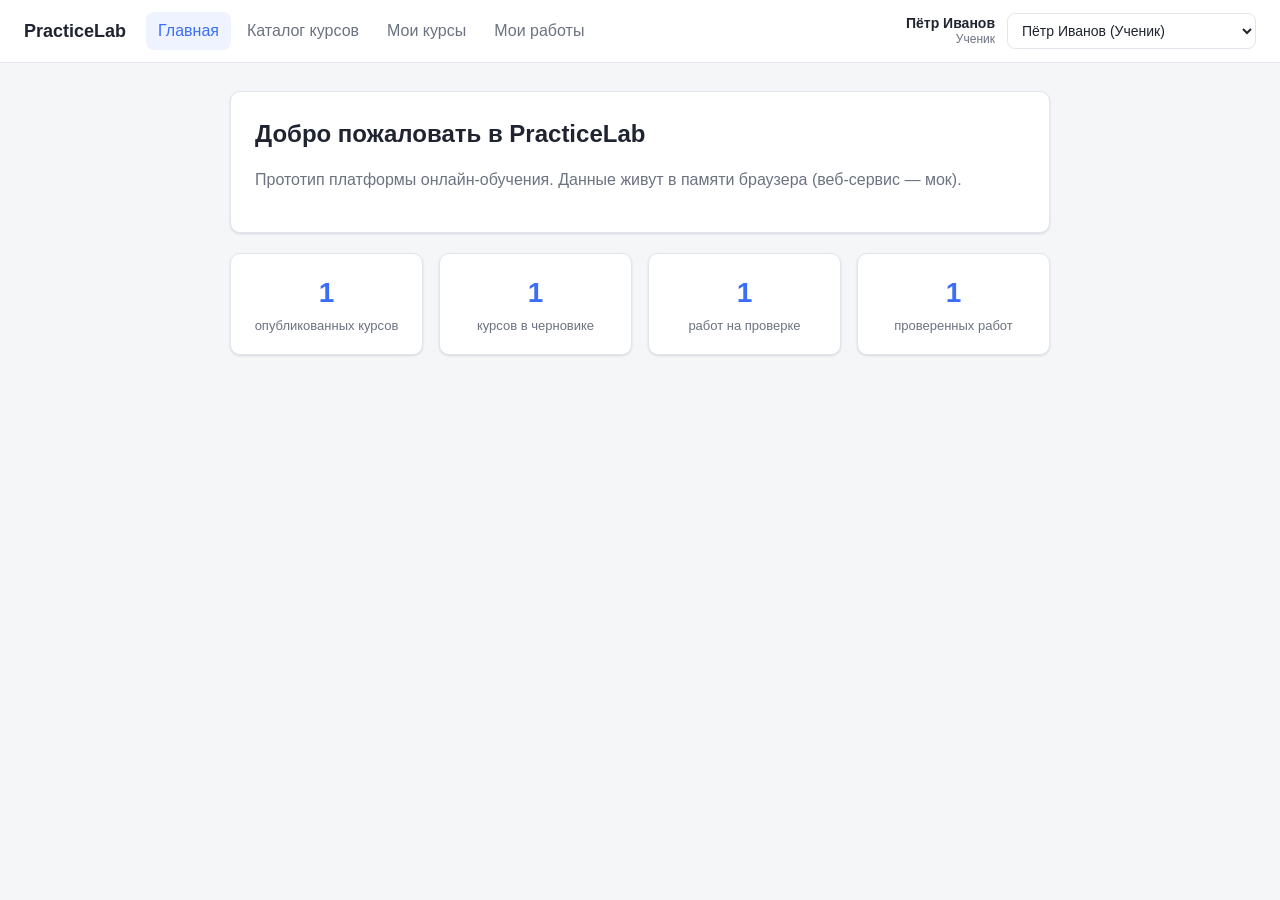
<file: poc/index.html>
<!DOCTYPE html>
<html lang="ru">
<head>
  <meta charset="UTF-8" />
  <meta name="viewport" content="width=device-width, initial-scale=1.0" />
  <title>PracticeLab — прототип</title>
  <link rel="stylesheet" href="styles.css" />
</head>
<body>
  <header class="topbar">
    <div class="brand">PracticeLab</div>
    <nav id="nav-links" class="nav"></nav>
    <div class="user">
      <div class="user-id">
        <span id="user-name" class="user-name"></span>
        <span id="user-role" class="user-role"></span>
      </div>
      <select id="role-select" class="select" title="Переключить пользователя"></select>
    </div>
  </header>

  <main id="view" class="view"></main>

  <div id="toasts" class="toasts"></div>

  <script type="module" src="js/app.js"></script>
</body>
</html>
</file>
<file: poc/styles.css>
:root {
  --bg: #f5f6f8;
  --card: #ffffff;
  --text: #1f2430;
  --muted: #6b7280;
  --border: #e2e6ec;
  --primary: #3b6ef6;
  --primary-dark: #2f5ad8;
  --green: #16a34a;
  --blue: #2563eb;
  --gray: #9ca3af;
  --red: #dc2626;
  --radius: 10px;
  --shadow: 0 1px 3px rgba(16, 24, 40, .08), 0 1px 2px rgba(16, 24, 40, .06);
}

* { box-sizing: border-box; }

body {
  margin: 0;
  font-family: -apple-system, "Segoe UI", Roboto, "Helvetica Neue", Arial, sans-serif;
  background: var(--bg);
  color: var(--text);
  line-height: 1.5;
}

.topbar {
  display: flex;
  align-items: center;
  gap: 20px;
  padding: 12px 24px;
  background: var(--card);
  border-bottom: 1px solid var(--border);
  position: sticky;
  top: 0;
  z-index: 10;
}

.brand { font-weight: 700; font-size: 18px; white-space: nowrap; }

.nav { display: flex; gap: 4px; flex: 1; overflow-x: auto; }
.nav a {
  color: var(--muted);
  text-decoration: none;
  padding: 7px 12px;
  border-radius: 8px;
  font-weight: 500;
  white-space: nowrap;
}
.nav a:hover { background: #f0f2f5; color: var(--text); }
.nav a.active { background: #eef3ff; color: var(--primary); }

.user { display: flex; align-items: center; gap: 12px; }
.user-id { text-align: right; line-height: 1.2; }
.user-name { display: block; font-weight: 600; font-size: 14px; }
.user-role { display: block; color: var(--muted); font-size: 12px; }

.view { max-width: 860px; margin: 0 auto; padding: 28px 20px 60px; }
h1 { font-size: 24px; margin: 0 0 8px; }
h2 { font-size: 18px; margin: 20px 0 8px; }
.muted { color: var(--muted); }

.hero {
  background: var(--card);
  border: 1px solid var(--border);
  border-radius: var(--radius);
  padding: 24px;
  box-shadow: var(--shadow);
}
.hero h1 { margin-top: 0; }

.stats { display: grid; grid-template-columns: repeat(auto-fit, minmax(160px, 1fr)); gap: 16px; margin-top: 20px; }
.stat {
  background: var(--card);
  border: 1px solid var(--border);
  border-radius: var(--radius);
  padding: 18px;
  box-shadow: var(--shadow);
  text-align: center;
}
.stat-num { font-size: 28px; font-weight: 700; color: var(--primary); }
.stat-label { color: var(--muted); font-size: 13px; margin-top: 2px; }

.cards { display: grid; gap: 16px; }
.card {
  background: var(--card);
  border: 1px solid var(--border);
  border-radius: var(--radius);
  padding: 18px;
  box-shadow: var(--shadow);
}
.card-title { font-weight: 600; font-size: 16px; margin-bottom: 4px; }
.card-desc { color: var(--muted); font-size: 14px; margin-bottom: 12px; }
.detail { font-size: 14px; margin: 2px 0; }
.row { margin: 8px 0; }

.tag {
  display: inline-block;
  font-size: 12px;
  font-weight: 600;
  padding: 2px 8px;
  border-radius: 999px;
  vertical-align: middle;
}
.tag-green { background: #e7f6ec; color: var(--green); }
.tag-blue { background: #e8f0fe; color: var(--blue); }
.tag-gray { background: #eef0f3; color: var(--gray); }

.btn {
  display: inline-block;
  border: none;
  background: var(--primary);
  color: #fff;
  padding: 8px 14px;
  border-radius: 8px;
  font-size: 14px;
  font-weight: 500;
  cursor: pointer;
  transition: background .15s;
}
.btn:hover { background: var(--primary-dark); }
.btn:disabled { opacity: .55; cursor: not-allowed; }
.btn-success { background: var(--green); }
.btn-danger { background: var(--red); }
.btn-danger:hover { background: #b91c1c; }

.select, input[type="text"], textarea {
  padding: 8px 10px;
  border: 1px solid var(--border);
  border-radius: 8px;
  font-size: 14px;
  font-family: inherit;
  background: #fff;
  color: var(--text);
}
.select { width: auto; }

.form label { display: block; margin-bottom: 10px; font-size: 13px; color: var(--muted); }
.form input, .form textarea { width: 100%; margin-top: 4px; }
.form textarea { min-height: 70px; resize: vertical; }

.actions { display: flex; flex-wrap: wrap; align-items: center; gap: 10px; margin-top: 12px; }
.assign { display: flex; align-items: center; gap: 8px; }

.progress { height: 8px; background: #eef0f3; border-radius: 999px; overflow: hidden; margin: 8px 0 4px; }
.progress-bar { height: 100%; background: var(--green); border-radius: 999px; transition: width .3s; }

.lesson-list { display: flex; flex-direction: column; gap: 10px; margin-top: 10px; }
.lesson { border: 1px solid var(--border); border-radius: 8px; padding: 12px; }
.lesson-head { display: flex; align-items: center; justify-content: space-between; gap: 10px; }
.lesson-title { font-weight: 500; }

.checklist { border: 1px solid var(--border); border-radius: 8px; padding: 12px; margin-top: 10px; background: #fafbfc; }
.checklist-title { font-weight: 600; font-size: 13px; margin-bottom: 8px; }
.check-item { display: flex; align-items: center; gap: 8px; font-size: 14px; margin: 4px 0; cursor: pointer; }
.check-item.checked { color: var(--green); }
.check-summary { margin-top: 8px; font-size: 13px; font-weight: 600; }
.check-summary.ok { color: var(--green); }

.work-form { margin-top: 10px; display: flex; flex-direction: column; gap: 8px; }
.work-form textarea { min-height: 70px; resize: vertical; }

.work-content {
  background: #0f172a;
  color: #e2e8f0;
  padding: 12px;
  border-radius: 8px;
  font-family: "SFMono-Regular", Consolas, monospace;
  font-size: 13px;
  white-space: pre-wrap;
  margin: 10px 0;
}

.review-form { display: flex; flex-direction: column; gap: 10px; margin-top: 10px; }
.review-form label { font-size: 13px; color: var(--muted); }
.review-form select, .review-form textarea { width: 100%; }
.review-form textarea { min-height: 70px; resize: vertical; }

.lessons-box { margin-top: 12px; border-top: 1px solid var(--border); padding-top: 4px; }
.panel-title { font-weight: 600; font-size: 14px; margin: 12px 0 6px; }
.lesson-rows { display: flex; flex-direction: column; gap: 6px; }
.lesson-row { display: flex; align-items: center; justify-content: space-between; gap: 10px; padding: 8px 10px; border: 1px solid var(--border); border-radius: 8px; flex-wrap: wrap; }
.lesson-row-title { font-weight: 500; }
.lesson-row-actions { display: flex; gap: 6px; }

.add-lesson { border-top: 1px dashed var(--border); margin-top: 12px; padding-top: 12px; display: flex; flex-direction: column; gap: 8px; }
.add-lesson input, .add-lesson textarea { width: 100%; }
.check-label { display: flex; align-items: center; gap: 8px; font-size: 14px; }

.loading, .empty, .error { text-align: center; color: var(--muted); padding: 32px 16px; }
.error { color: var(--red); }

.toasts {
  position: fixed;
  right: 20px;
  bottom: 20px;
  display: flex;
  flex-direction: column;
  gap: 10px;
  z-index: 100;
}
.toast {
  background: #1f2430;
  color: #fff;
  padding: 12px 16px;
  border-radius: 8px;
  box-shadow: 0 6px 18px rgba(16, 24, 40, .18);
  font-size: 14px;
  max-width: 340px;
  opacity: 0;
  transform: translateY(8px);
  transition: opacity .25s, transform .25s;
}
.toast-in { opacity: 1; transform: translateY(0); }
.toast-out { opacity: 0; transform: translateY(8px); }
.toast-success { background: var(--green); }
.toast-error { background: var(--red); }
.toast-warn { background: #d97706; }
</file>
